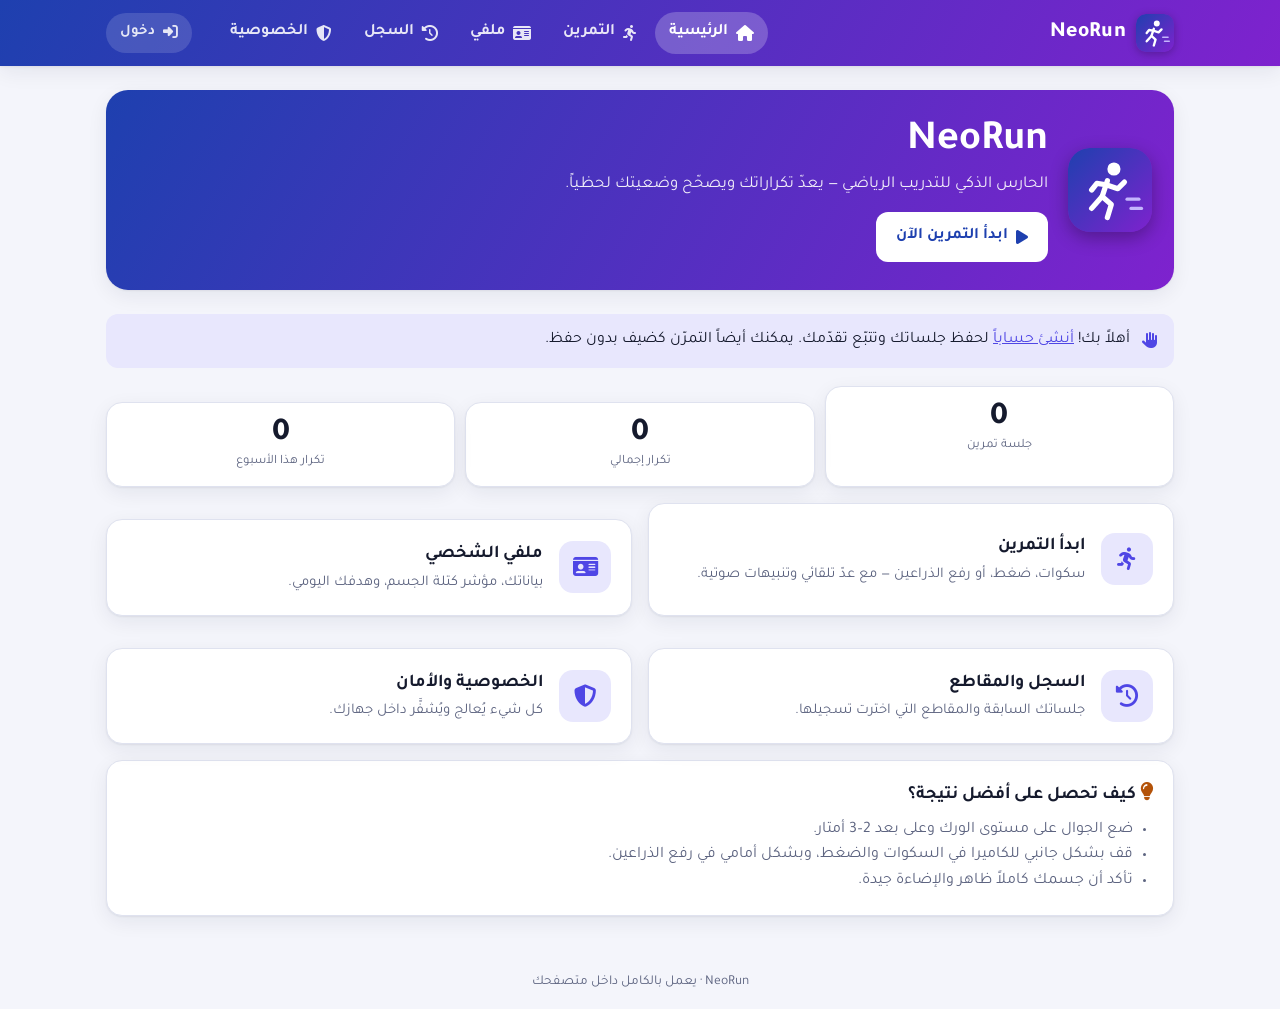
<file: index.html>
<!DOCTYPE html>
<html lang="ar" dir="rtl">
<head>
<meta charset="UTF-8">
<meta name="viewport" content="width=device-width, initial-scale=1">
<meta name="theme-color" content="#1e40af">
<meta name="description" content="NeoRun — مدرّب ذكي يتتبع حركتك بالكاميرا، يعدّ تكراراتك ويصحّح وضعيتك، وكل شيء يعمل داخل جهازك.">
<title>NeoRun — الحارس الذكي للتدريب الرياضي</title>
<link rel="icon" href="assets/logo.svg" type="image/svg+xml">
<link rel="preconnect" href="https://fonts.googleapis.com">
<link rel="preconnect" href="https://fonts.gstatic.com" crossorigin>
<link rel="stylesheet" href="https://fonts.googleapis.com/css2?family=Tajawal:wght@400;500;700;800&display=swap">
<link rel="stylesheet" href="https://cdnjs.cloudflare.com/ajax/libs/font-awesome/6.5.0/css/all.min.css">
<link rel="stylesheet" href="style.css">
</head>
<body>

<main>
  <section class="hero">
    <img src="assets/logo.svg" alt="شعار NeoRun">
    <div class="hero-text">
      <h1>NeoRun</h1>
      <p>الحارس الذكي للتدريب الرياضي — يعدّ تكراراتك ويصحّح وضعيتك لحظياً.</p>
      <a class="btn light" href="camera.html"><i class="fa-solid fa-play"></i> ابدأ التمرين الآن</a>
    </div>
  </section>

  <div id="welcome" class="notice hidden">
    <i class="fa-solid fa-hand"></i>
    <div id="welcome-text"></div>
  </div>

  <section class="grid stats" id="stats" aria-label="إحصائياتك" hidden>
    <div class="card stat"><div class="value" id="st-sessions">0</div><div class="label">جلسة تمرين</div></div>
    <div class="card stat"><div class="value" id="st-reps">0</div><div class="label">تكرار إجمالي</div></div>
    <div class="card stat"><div class="value" id="st-week">0</div><div class="label">تكرار هذا الأسبوع</div></div>
  </section>

  <section class="grid grid-2" style="margin-top:16px">
    <a href="camera.html" class="card tile">
      <span class="icon"><i class="fa-solid fa-person-running"></i></span>
      <div><h3>ابدأ التمرين</h3><p>سكوات، ضغط، أو رفع الذراعين — مع عدّ تلقائي وتنبيهات صوتية.</p></div>
    </a>
    <a href="profile.html" class="card tile">
      <span class="icon"><i class="fa-solid fa-id-card"></i></span>
      <div><h3>ملفي الشخصي</h3><p>بياناتك، مؤشر كتلة الجسم، وهدفك اليومي.</p></div>
    </a>
    <a href="videos.html" class="card tile">
      <span class="icon"><i class="fa-solid fa-clock-rotate-left"></i></span>
      <div><h3>السجل والمقاطع</h3><p>جلساتك السابقة والمقاطع التي اخترت تسجيلها.</p></div>
    </a>
    <a href="privacy.html" class="card tile">
      <span class="icon"><i class="fa-solid fa-shield-halved"></i></span>
      <div><h3>الخصوصية والأمان</h3><p>كل شيء يُعالج ويُشفَّر داخل جهازك.</p></div>
    </a>
  </section>

  <section class="card" style="margin-top:16px">
    <h3><i class="fa-solid fa-lightbulb" style="color:var(--warn)"></i> كيف تحصل على أفضل نتيجة؟</h3>
    <ul class="muted" style="margin:0;padding-inline-start:20px">
      <li>ضع الجوال على مستوى الورك وعلى بعد 2–3 أمتار.</li>
      <li>قف بشكل جانبي للكاميرا في السكوات والضغط، وبشكل أمامي في رفع الذراعين.</li>
      <li>تأكد أن جسمك كاملاً ظاهر والإضاءة جيدة.</li>
    </ul>
  </section>
</main>

<footer class="site-footer">NeoRun · يعمل بالكامل داخل متصفحك</footer>

<script src="js/common.js"></script>
<script>
(async function () {
  const user = NR.currentUser();
  if (!user) {
    document.getElementById("welcome").classList.remove("hidden");
    document.getElementById("welcome-text").innerHTML =
      'أهلاً بك! <a href="login.html">أنشئ حساباً</a> لحفظ جلساتك وتتبّع تقدّمك. يمكنك أيضاً التمرّن كضيف بدون حفظ.';
    return;
  }
  const [history, profile] = await Promise.all([
    NR.loadUserData("history", []),
    NR.loadUserData("profile", {}),
  ]);
  const weekAgo = Date.now() - 7 * 864e5;
  document.getElementById("stats").hidden = false;
  document.getElementById("st-sessions").textContent = history.length;
  document.getElementById("st-reps").textContent = history.reduce((s, h) => s + (h.reps || 0), 0);
  document.getElementById("st-week").textContent =
    history.filter((h) => h.date >= weekAgo).reduce((s, h) => s + (h.reps || 0), 0);

  const name = profile.name || user;
  document.getElementById("welcome").classList.remove("hidden");
  document.getElementById("welcome-text").textContent = `مرحباً ${name}! جاهز لتمرين اليوم؟`;
})();
</script>
</body>
</html>
</file>
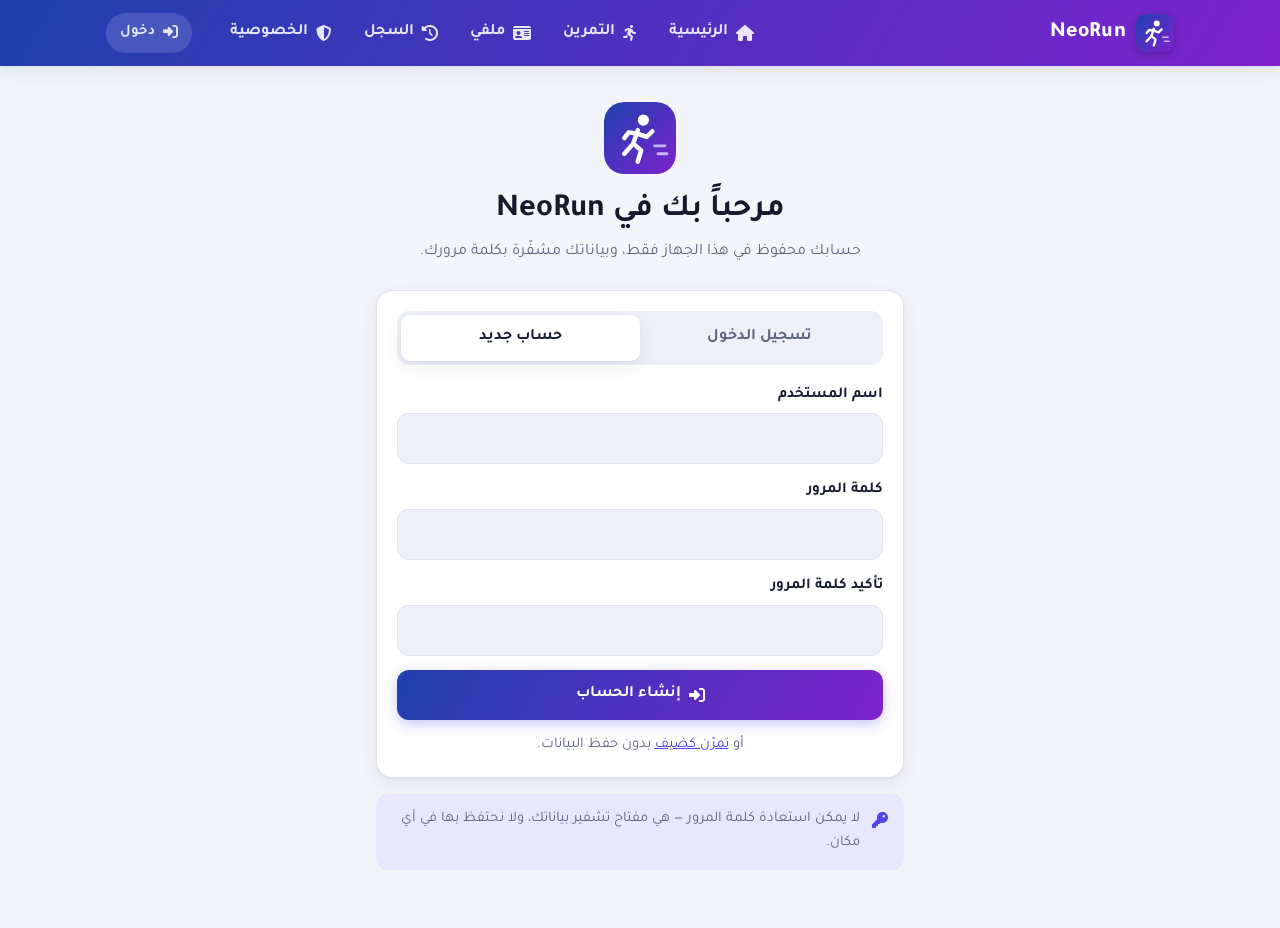
<file: login.html>
<!DOCTYPE html>
<html lang="ar" dir="rtl">
<head>
<meta charset="UTF-8">
<meta name="viewport" content="width=device-width, initial-scale=1">
<meta name="theme-color" content="#1e40af">
<title>تسجيل الدخول — NeoRun</title>
<link rel="icon" href="assets/logo.svg" type="image/svg+xml">
<link rel="preconnect" href="https://fonts.googleapis.com">
<link rel="preconnect" href="https://fonts.gstatic.com" crossorigin>
<link rel="stylesheet" href="https://fonts.googleapis.com/css2?family=Tajawal:wght@400;500;700;800&display=swap">
<link rel="stylesheet" href="https://cdnjs.cloudflare.com/ajax/libs/font-awesome/6.5.0/css/all.min.css">
<link rel="stylesheet" href="style.css">
</head>
<body>

<main class="narrow">
  <div class="center" style="margin:12px 0 20px">
    <img src="assets/logo.svg" alt="" width="72" height="72" style="border-radius:20px">
    <h1 class="page-title" style="justify-content:center">مرحباً بك في NeoRun</h1>
    <p class="page-sub">حسابك محفوظ في هذا الجهاز فقط، وبياناتك مشفّرة بكلمة مرورك.</p>
  </div>

  <div class="card">
    <div class="tabs" role="tablist">
      <button type="button" id="tab-login" class="active" role="tab" aria-selected="true">تسجيل الدخول</button>
      <button type="button" id="tab-register" role="tab" aria-selected="false">حساب جديد</button>
    </div>

    <form id="auth-form" novalidate>
      <label for="username">اسم المستخدم</label>
      <input id="username" name="username" autocomplete="username" required>

      <label for="password">كلمة المرور</label>
      <input id="password" name="password" type="password" autocomplete="current-password" required minlength="8">

      <div id="confirm-wrap" class="hidden">
        <label for="password2">تأكيد كلمة المرور</label>
        <input id="password2" type="password" autocomplete="new-password">
      </div>

      <p id="error" class="feedback bad hidden" role="alert"></p>

      <button id="submit" class="btn block" type="submit">
        <i class="fa-solid fa-right-to-bracket"></i> <span id="submit-label">دخول</span>
      </button>
    </form>

    <p class="center muted" style="margin:14px 0 0;font-size:.92rem">
      أو <a href="camera.html">تمرّن كضيف</a> بدون حفظ البيانات.
    </p>
  </div>

  <div class="notice" style="margin-top:16px">
    <i class="fa-solid fa-key"></i>
    <div class="muted" style="font-size:.92rem">
      لا يمكن استعادة كلمة المرور — هي مفتاح تشفير بياناتك، ولا نحتفظ بها في أي مكان.
    </div>
  </div>
</main>

<script src="js/common.js"></script>
<script>
(function () {
  const $ = (id) => document.getElementById(id);
  let mode = "login";

  function setMode(m) {
    mode = m;
    $("tab-login").classList.toggle("active", m === "login");
    $("tab-register").classList.toggle("active", m === "register");
    $("tab-login").setAttribute("aria-selected", m === "login");
    $("tab-register").setAttribute("aria-selected", m === "register");
    $("confirm-wrap").classList.toggle("hidden", m === "login");
    $("password").autocomplete = m === "login" ? "current-password" : "new-password";
    $("submit-label").textContent = m === "login" ? "دخول" : "إنشاء الحساب";
    $("error").classList.add("hidden");
  }

  $("tab-login").onclick = () => setMode("login");
  $("tab-register").onclick = () => setMode("register");

  const params = new URLSearchParams(location.search);
  const rawNext = params.get("next") || "index.html";
  const next = /^[a-z]+\.html$/i.test(rawNext) ? rawNext : "index.html";
  if (!NR.store.get("nr_users") || !Object.keys(NR.store.get("nr_users", {})).length) setMode("register");

  if (!NR.cryptoAvailable()) {
    $("error").textContent = "المتصفح لا يدعم التشفير هنا. افتح الموقع عبر https.";
    $("error").classList.remove("hidden");
    $("submit").disabled = true;
  }

  $("auth-form").addEventListener("submit", async (e) => {
    e.preventDefault();
    const u = $("username").value;
    const p = $("password").value;
    const err = $("error");
    err.classList.add("hidden");

    if (mode === "register" && p !== $("password2").value) {
      err.textContent = "كلمتا المرور غير متطابقتين";
      err.classList.remove("hidden");
      return;
    }

    $("submit").disabled = true;
    try {
      if (mode === "login") await NR.login(u, p);
      else await NR.register(u, p);
      location.href = mode === "register" && next === "index.html" ? "profile.html" : next;
    } catch (ex) {
      err.textContent = ex.message || "حدث خطأ";
      err.classList.remove("hidden");
      $("submit").disabled = false;
    }
  });
})();
</script>
</body>
</html>
</file>
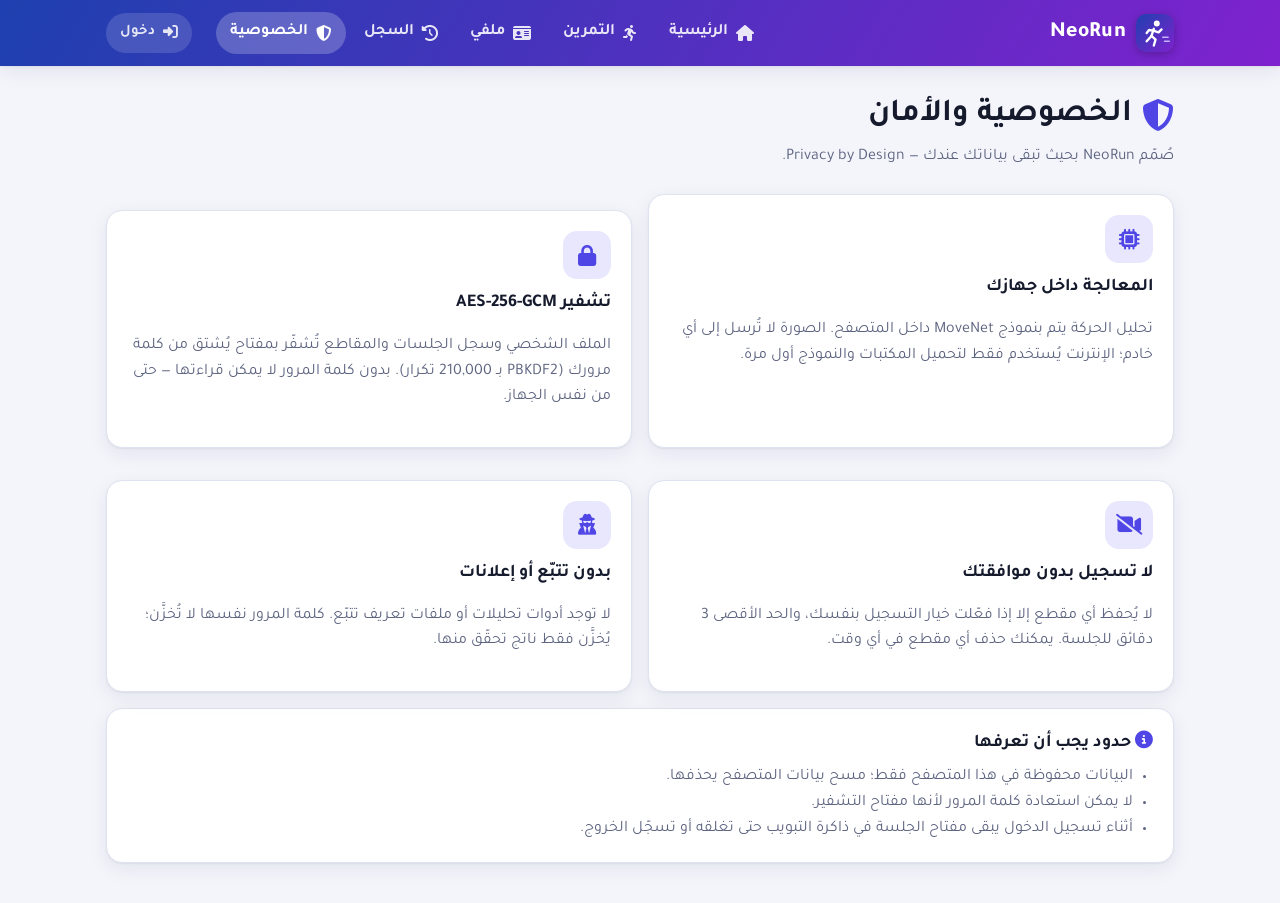
<file: privacy.html>
<!DOCTYPE html>
<html lang="ar" dir="rtl">
<head>
<meta charset="UTF-8">
<meta name="viewport" content="width=device-width, initial-scale=1">
<meta name="theme-color" content="#1e40af">
<title>الخصوصية والأمان — NeoRun</title>
<link rel="icon" href="assets/logo.svg" type="image/svg+xml">
<link rel="preconnect" href="https://fonts.googleapis.com">
<link rel="preconnect" href="https://fonts.gstatic.com" crossorigin>
<link rel="stylesheet" href="https://fonts.googleapis.com/css2?family=Tajawal:wght@400;500;700;800&display=swap">
<link rel="stylesheet" href="https://cdnjs.cloudflare.com/ajax/libs/font-awesome/6.5.0/css/all.min.css">
<link rel="stylesheet" href="style.css">
</head>
<body>

<main>
  <h1 class="page-title"><i class="fa-solid fa-shield-halved" style="color:var(--brand)"></i> الخصوصية والأمان</h1>
  <p class="page-sub">صُمّم NeoRun بحيث تبقى بياناتك عندك — Privacy by Design.</p>

  <div class="grid grid-2">
    <div class="card privacy-card">
      <div class="icon"><i class="fa-solid fa-microchip"></i></div>
      <h3>المعالجة داخل جهازك</h3>
      <p class="muted">تحليل الحركة يتم بنموذج MoveNet داخل المتصفح. الصورة لا تُرسل إلى أي خادم؛ الإنترنت يُستخدم فقط لتحميل المكتبات والنموذج أول مرة.</p>
    </div>

    <div class="card privacy-card">
      <div class="icon"><i class="fa-solid fa-lock"></i></div>
      <h3>تشفير AES-256-GCM</h3>
      <p class="muted">الملف الشخصي وسجل الجلسات والمقاطع تُشفّر بمفتاح يُشتق من كلمة مرورك (PBKDF2 بـ 210,000 تكرار). بدون كلمة المرور لا يمكن قراءتها — حتى من نفس الجهاز.</p>
    </div>

    <div class="card privacy-card">
      <div class="icon"><i class="fa-solid fa-video-slash"></i></div>
      <h3>لا تسجيل بدون موافقتك</h3>
      <p class="muted">لا يُحفظ أي مقطع إلا إذا فعّلت خيار التسجيل بنفسك، والحد الأقصى 3 دقائق للجلسة. يمكنك حذف أي مقطع في أي وقت.</p>
    </div>

    <div class="card privacy-card">
      <div class="icon"><i class="fa-solid fa-user-secret"></i></div>
      <h3>بدون تتبّع أو إعلانات</h3>
      <p class="muted">لا توجد أدوات تحليلات أو ملفات تعريف تتبّع. كلمة المرور نفسها لا تُخزَّن؛ يُخزَّن فقط ناتج تحقّق منها.</p>
    </div>
  </div>

  <div class="card" style="margin-top:16px">
    <h3><i class="fa-solid fa-circle-info" style="color:var(--brand)"></i> حدود يجب أن تعرفها</h3>
    <ul class="muted" style="margin:0;padding-inline-start:20px">
      <li>البيانات محفوظة في هذا المتصفح فقط؛ مسح بيانات المتصفح يحذفها.</li>
      <li>لا يمكن استعادة كلمة المرور لأنها مفتاح التشفير.</li>
      <li>أثناء تسجيل الدخول يبقى مفتاح الجلسة في ذاكرة التبويب حتى تغلقه أو تسجّل الخروج.</li>
    </ul>
  </div>

  <div class="card hidden" id="danger" style="margin-top:16px;border-color:var(--bad)">
    <h3 style="color:var(--bad)"><i class="fa-solid fa-triangle-exclamation"></i> حذف حسابي وكل بياناتي</h3>
    <p class="muted">يحذف الحساب والملف الشخصي والسجل وكل المقاطع من هذا الجهاز نهائياً.</p>
    <button class="btn danger" id="wipe"><i class="fa-solid fa-trash"></i> حذف كل شيء</button>
  </div>
</main>

<script src="js/common.js"></script>
<script>
(function () {
  if (!NR.currentUser()) return;
  const danger = document.getElementById("danger");
  danger.classList.remove("hidden");
  document.getElementById("wipe").addEventListener("click", async () => {
    const user = NR.currentUser();
    const typed = prompt(`للتأكيد اكتب اسم المستخدم: ${user}`);
    if (typed === null) return;
    if (typed.trim().toLowerCase() !== user) { NR.toast("الاسم غير مطابق — لم يُحذف شيء", "bad"); return; }
    await NR.deleteAllUserData();
    location.href = "index.html";
  });
})();
</script>
</body>
</html>
</file>
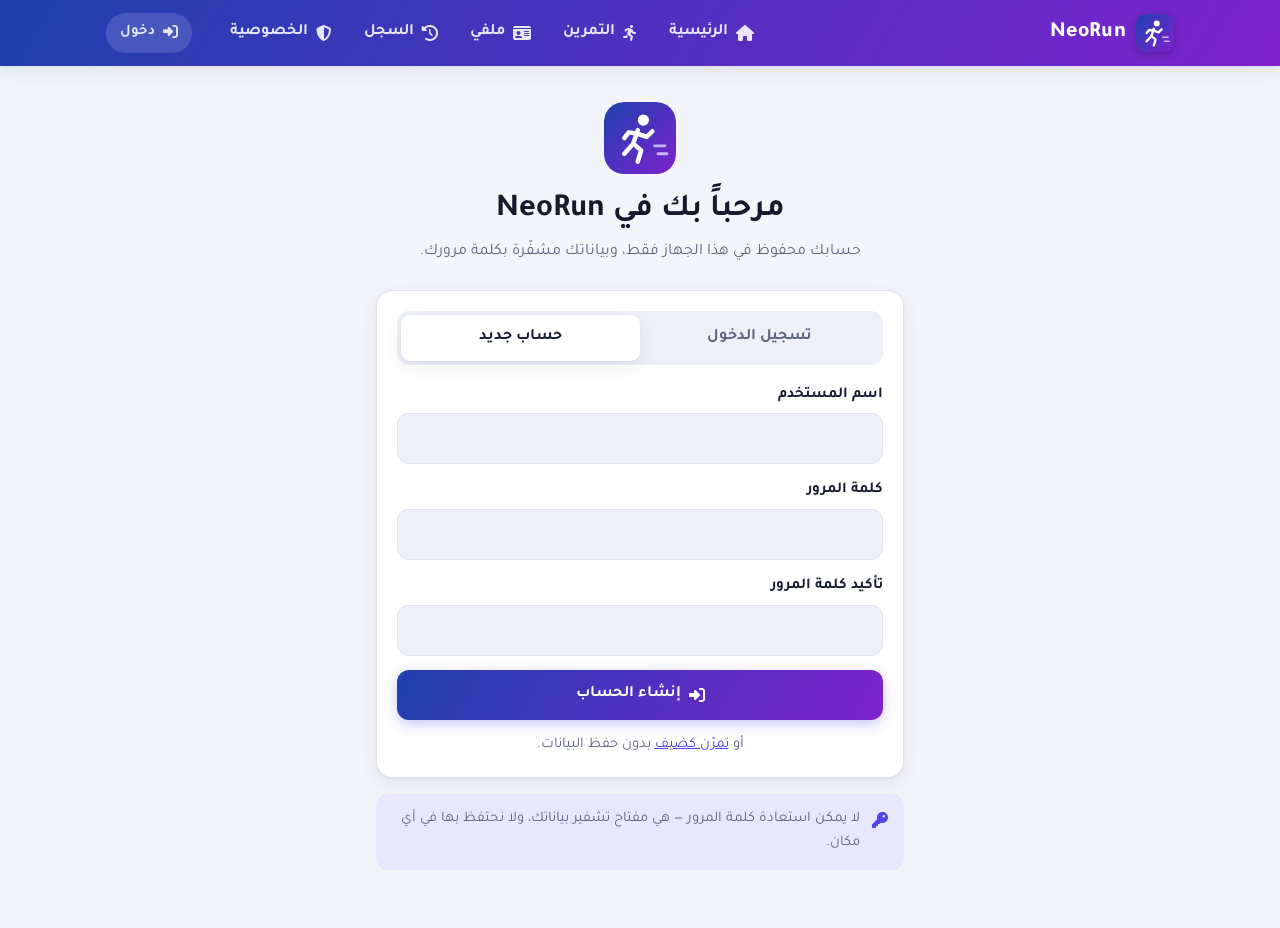
<file: profile.html>
<!DOCTYPE html>
<html lang="ar" dir="rtl">
<head>
<meta charset="UTF-8">
<meta name="viewport" content="width=device-width, initial-scale=1">
<meta name="theme-color" content="#1e40af">
<title>ملفي الشخصي — NeoRun</title>
<link rel="icon" href="assets/logo.svg" type="image/svg+xml">
<link rel="preconnect" href="https://fonts.googleapis.com">
<link rel="preconnect" href="https://fonts.gstatic.com" crossorigin>
<link rel="stylesheet" href="https://fonts.googleapis.com/css2?family=Tajawal:wght@400;500;700;800&display=swap">
<link rel="stylesheet" href="https://cdnjs.cloudflare.com/ajax/libs/font-awesome/6.5.0/css/all.min.css">
<link rel="stylesheet" href="style.css">
</head>
<body>

<main>
  <h1 class="page-title"><i class="fa-solid fa-id-card" style="color:var(--brand)"></i> ملفي الشخصي</h1>
  <p class="page-sub">بياناتك مشفّرة بـ AES-256 بمفتاح مشتق من كلمة مرورك.</p>

  <div class="grid grid-2" style="align-items:start">
    <form id="profile-form" class="card" novalidate>
      <label for="name">الاسم</label>
      <input id="name" autocomplete="name" maxlength="40">

      <div class="grid grid-2" style="gap:0 12px">
        <div>
          <label for="age">العمر</label>
          <input id="age" type="number" inputmode="numeric" min="8" max="100">
        </div>
        <div>
          <label for="gender">الجنس</label>
          <select id="gender">
            <option value="">—</option>
            <option value="f">أنثى</option>
            <option value="m">ذكر</option>
          </select>
        </div>
        <div>
          <label for="height">الطول (سم)</label>
          <input id="height" type="number" inputmode="decimal" min="100" max="230">
        </div>
        <div>
          <label for="weight">الوزن (كجم)</label>
          <input id="weight" type="number" inputmode="decimal" min="25" max="250" step="0.1">
        </div>
      </div>

      <label for="goal">هدف التكرارات اليومي</label>
      <input id="goal" type="number" inputmode="numeric" min="1" max="1000" placeholder="مثال: 30">

      <button class="btn block" type="submit"><i class="fa-solid fa-lock"></i> حفظ مشفّر</button>
    </form>

    <div>
      <div class="card">
        <h3>مؤشر كتلة الجسم (BMI)</h3>
        <div id="bmi-empty" class="muted">أدخل الطول والوزن لحساب المؤشر.</div>
        <div id="bmi-box" class="hidden">
          <div style="display:flex;align-items:baseline;gap:10px">
            <span class="rep-big" style="font-size:2.6rem" id="bmi-value">0</span>
            <span class="badge" id="bmi-label"></span>
          </div>
          <div class="bmi-scale" aria-hidden="true">
            <span style="background:#60a5fa"></span><span style="background:#22c55e"></span>
            <span style="background:#f59e0b"></span><span style="background:#ef4444"></span>
          </div>
          <p class="muted" style="font-size:.85rem;margin:8px 0 0">المؤشر تقديري ولا يغني عن استشارة مختص.</p>
        </div>
      </div>

      <div class="card">
        <h3>تقدّم اليوم</h3>
        <div style="display:flex;justify-content:space-between"><span id="today-text" class="muted">—</span><b id="today-pct">0%</b></div>
        <div class="progress"><div id="today-bar"></div></div>
      </div>
    </div>
  </div>
</main>

<script src="js/common.js"></script>
<script>
(async function () {
  if (!NR.requireLogin()) return;
  const $ = (id) => document.getElementById(id);
  const fields = ["name", "age", "gender", "height", "weight", "goal"];

  const profile = await NR.loadUserData("profile", {});
  fields.forEach((f) => { if (profile[f] != null) $(f).value = profile[f]; });

  function updateBMI() {
    const h = parseFloat($("height").value) / 100;
    const w = parseFloat($("weight").value);
    const ok = h > 0.5 && w > 10;
    $("bmi-empty").classList.toggle("hidden", ok);
    $("bmi-box").classList.toggle("hidden", !ok);
    if (!ok) return;
    const bmi = w / (h * h);
    $("bmi-value").textContent = bmi.toFixed(1);
    $("bmi-label").textContent =
      bmi < 18.5 ? "نقص في الوزن" : bmi < 25 ? "وزن طبيعي" : bmi < 30 ? "زيادة في الوزن" : "سمنة";
  }

  async function updateToday() {
    const history = await NR.loadUserData("history", []);
    const start = new Date(); start.setHours(0, 0, 0, 0);
    const reps = history.filter((h) => h.date >= start.getTime()).reduce((s, h) => s + (h.reps || 0), 0);
    const goal = parseInt($("goal").value, 10);
    if (goal > 0) {
      const pct = Math.min(100, Math.round((reps / goal) * 100));
      $("today-text").textContent = `${reps} من ${goal} تكرار`;
      $("today-pct").textContent = pct + "%";
      $("today-bar").style.width = pct + "%";
    } else {
      $("today-text").textContent = `${reps} تكرار اليوم — حدّد هدفاً يومياً`;
      $("today-pct").textContent = "";
      $("today-bar").style.width = "0";
    }
  }

  ["height", "weight"].forEach((f) => $(f).addEventListener("input", updateBMI));
  $("goal").addEventListener("input", updateToday);
  updateBMI();
  updateToday();

  $("profile-form").addEventListener("submit", async (e) => {
    e.preventDefault();
    const data = {};
    for (const f of fields) {
      const el = $(f);
      if (el.type === "number" && el.value !== "") {
        const n = Number(el.value);
        if (!Number.isFinite(n) || (el.min && n < +el.min) || (el.max && n > +el.max)) {
          NR.toast(`قيمة غير صحيحة في حقل "${el.labels[0].textContent}"`, "bad");
          el.focus();
          return;
        }
        data[f] = n;
      } else {
        data[f] = el.value.trim();
      }
    }
    try {
      await NR.saveUserData("profile", data);
      NR.toast("تم حفظ بياناتك بشكل مشفّر", "ok");
    } catch (ex) {
      NR.toast("تعذّر الحفظ: " + ex.message, "bad");
    }
  });
})();
</script>
</body>
</html>
</file>
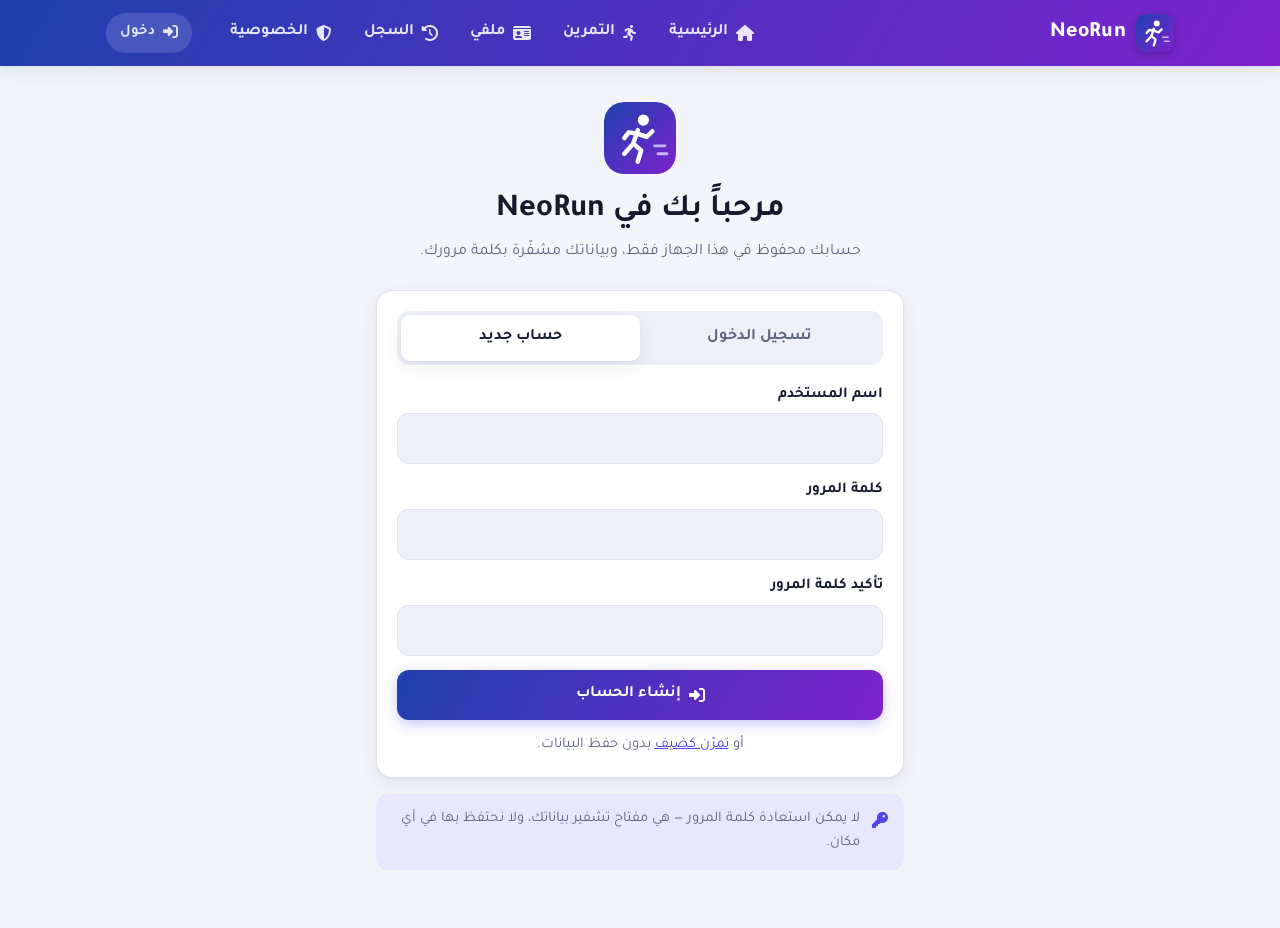
<file: videos.html>
<!DOCTYPE html>
<html lang="ar" dir="rtl">
<head>
<meta charset="UTF-8">
<meta name="viewport" content="width=device-width, initial-scale=1">
<meta name="theme-color" content="#1e40af">
<title>السجل والمقاطع — NeoRun</title>
<link rel="icon" href="assets/logo.svg" type="image/svg+xml">
<link rel="preconnect" href="https://fonts.googleapis.com">
<link rel="preconnect" href="https://fonts.gstatic.com" crossorigin>
<link rel="stylesheet" href="https://fonts.googleapis.com/css2?family=Tajawal:wght@400;500;700;800&display=swap">
<link rel="stylesheet" href="https://cdnjs.cloudflare.com/ajax/libs/font-awesome/6.5.0/css/all.min.css">
<link rel="stylesheet" href="style.css">
</head>
<body>

<main>
  <h1 class="page-title"><i class="fa-solid fa-clock-rotate-left" style="color:var(--brand)"></i> السجل والمقاطع</h1>
  <p class="page-sub">جلساتك السابقة والمقاطع المسجّلة — كلها مشفّرة ومحفوظة في هذا الجهاز فقط.</p>

  <section class="grid stats" aria-label="ملخص">
    <div class="card stat"><div class="value" id="sum-sessions">0</div><div class="label">جلسة</div></div>
    <div class="card stat"><div class="value" id="sum-reps">0</div><div class="label">تكرار</div></div>
    <div class="card stat"><div class="value" id="sum-quality">—</div><div class="label">نسبة الوضعية الصحيحة</div></div>
  </section>

  <section class="card" style="margin-top:16px">
    <div style="display:flex;justify-content:space-between;align-items:center;gap:10px;flex-wrap:wrap">
      <h3 style="margin:0">آخر الجلسات</h3>
      <button class="btn ghost sm hidden" id="export"><i class="fa-solid fa-file-csv"></i> تصدير CSV</button>
    </div>
    <ul class="list" id="history"></ul>
  </section>

  <h2 style="margin:28px 0 12px;font-size:1.25rem"><i class="fa-solid fa-video" style="color:var(--brand)"></i> المقاطع المسجّلة</h2>
  <div class="grid grid-3" id="videos"></div>
</main>

<script src="js/common.js"></script>
<script>
(async function () {
  if (!NR.requireLogin()) return;
  const $ = (id) => document.getElementById(id);
  const NAMES = { squat: "سكوات", pushup: "ضغط", armraise: "رفع الذراعين" };
  const urls = [];

  let history = await NR.loadUserData("history", []);

  function renderHistory() {
    const reps = history.reduce((s, h) => s + (h.reps || 0), 0);
    const good = history.reduce((s, h) => s + (h.good || 0), 0);
    $("sum-sessions").textContent = history.length;
    $("sum-reps").textContent = reps;
    $("sum-quality").textContent = reps ? Math.round((good / reps) * 100) + "%" : "—";
    $("export").classList.toggle("hidden", !history.length);

    if (!history.length) {
      $("history").innerHTML =
        '<li class="empty" style="display:block"><i class="fa-solid fa-dumbbell"></i>لا توجد جلسات بعد. <a href="camera.html">ابدأ أول تمرين</a></li>';
      return;
    }
    $("history").innerHTML = history.slice(0, 50).map((h) => `
      <li>
        <span class="badge">${NR.escapeHtml(NAMES[h.exercise] || h.exercise)}</span>
        <div class="grow">
          <b>${h.reps} تكرار</b> <span class="muted">· ${h.good ?? h.reps} صحيح · ${NR.fmtDuration(h.duration)}</span>
          <div class="meta">${NR.fmtDate(h.date)}${h.video ? ' · <i class="fa-solid fa-video"></i>' : ""}</div>
        </div>
        <button class="btn ghost sm" data-del="${NR.escapeHtml(h.id)}" aria-label="حذف الجلسة"><i class="fa-solid fa-trash"></i></button>
      </li>`).join("");
  }

  $("history").addEventListener("click", async (e) => {
    const btn = e.target.closest("[data-del]");
    if (!btn || !confirm("حذف هذه الجلسة من السجل؟")) return;
    history = history.filter((h) => h.id !== btn.dataset.del);
    await NR.saveUserData("history", history);
    renderHistory();
    NR.toast("تم حذف الجلسة");
  });

  $("export").addEventListener("click", () => {
    const rows = [["date", "exercise", "reps", "good_reps", "duration_sec"]].concat(
      history.map((h) => [new Date(h.date).toISOString(), h.exercise, h.reps, h.good ?? h.reps, h.duration])
    );
    const blob = new Blob(["﻿" + rows.map((r) => r.join(",")).join("\n")], { type: "text/csv" });
    const a = document.createElement("a");
    a.href = URL.createObjectURL(blob);
    a.download = "neorun-history.csv";
    a.click();
    setTimeout(() => URL.revokeObjectURL(a.href), 1000);
  });

  async function renderVideos() {
    urls.splice(0).forEach((u) => URL.revokeObjectURL(u));
    let vids = [];
    try { vids = await NR.listVideos(); } catch (e) { console.error(e); }
    if (!vids.length) {
      $("videos").innerHTML =
        '<div class="card empty" style="grid-column:1/-1"><i class="fa-solid fa-film"></i>لا توجد مقاطع محفوظة. فعّل خيار «سجّل مقطعاً» في صفحة التمرين.</div>';
      return;
    }
    $("videos").innerHTML = "";
    for (const v of vids) {
      const card = document.createElement("div");
      card.className = "card video-card";
      let src = "";
      try {
        src = URL.createObjectURL(await NR.videoBlob(v));
        urls.push(src);
      } catch { /* لا يمكن فك التشفير */ }
      const ext = (v.mime || "").includes("mp4") ? "mp4" : "webm";
      card.innerHTML = `
        ${src ? `<video controls preload="metadata" src="${src}"></video>` : '<div class="empty">تعذّر فك تشفير المقطع</div>'}
        <div class="meta"><span class="badge">${NR.escapeHtml(NAMES[v.exercise] || "")}</span> ${v.reps ?? 0} تكرار · ${NR.fmtDuration(v.duration || 0)}<br>${NR.fmtDate(v.date)}</div>
        <div class="btn-row">
          ${src ? `<a class="btn ghost sm" href="${src}" download="neorun-${v.date}.${ext}"><i class="fa-solid fa-download"></i> تنزيل</a>` : ""}
          <button class="btn ghost sm" data-vdel="${NR.escapeHtml(v.id)}"><i class="fa-solid fa-trash"></i> حذف</button>
        </div>`;
      $("videos").appendChild(card);
    }
  }

  $("videos").addEventListener("click", async (e) => {
    const btn = e.target.closest("[data-vdel]");
    if (!btn || !confirm("حذف هذا المقطع نهائياً؟")) return;
    await NR.deleteVideo(btn.dataset.vdel);
    NR.toast("تم حذف المقطع");
    renderVideos();
  });

  renderHistory();
  renderVideos();
})();
</script>
</body>
</html>
</file>
<file: style.css>
/* ================= NeoRun — نظام التصميم ================= */
:root {
  --bg: #f4f5fb;
  --surface: #ffffff;
  --surface-2: #eef0f8;
  --text: #151a2d;
  --muted: #5d6480;
  --border: #dfe2ef;
  --brand-1: #1e40af;
  --brand-2: #7e22ce;
  --brand: #4f46e5;
  --brand-soft: #e8e7fd;
  --ok: #15803d;
  --ok-soft: #dcfce7;
  --warn: #b45309;
  --warn-soft: #fef3c7;
  --bad: #b91c1c;
  --bad-soft: #fee2e2;
  --shadow: 0 1px 2px rgba(20, 24, 50, .06), 0 6px 20px rgba(20, 24, 50, .07);
  --radius: 16px;
  --gradient: linear-gradient(120deg, var(--brand-1), var(--brand-2));
  color-scheme: light;
}

@media (prefers-color-scheme: dark) {
  :root {
    --bg: #0d1020;
    --surface: #161a2e;
    --surface-2: #1e2340;
    --text: #eceefa;
    --muted: #9aa1c0;
    --border: #2a3052;
    --brand: #8b84ff;
    --brand-soft: #25234d;
    --ok: #4ade80;
    --ok-soft: #12301f;
    --warn: #fbbf24;
    --warn-soft: #362a10;
    --bad: #f87171;
    --bad-soft: #3a1717;
    --shadow: 0 1px 2px rgba(0, 0, 0, .3), 0 8px 24px rgba(0, 0, 0, .3);
    color-scheme: dark;
  }
}

* { box-sizing: border-box; }

html, body { margin: 0; }

body {
  font-family: "Tajawal", "Segoe UI", Tahoma, sans-serif;
  background: var(--bg);
  color: var(--text);
  line-height: 1.6;
  min-height: 100vh;
  display: flex;
  flex-direction: column;
  padding-bottom: 76px; /* مساحة شريط التنقل السفلي في الجوال */
}

a { color: var(--brand); }

img, video, canvas { max-width: 100%; }

/* ---------- الهيدر ---------- */
.topbar {
  background: var(--gradient);
  color: #fff;
  box-shadow: var(--shadow);
  position: sticky;
  top: 0;
  z-index: 40;
}

.topbar-inner {
  max-width: 1100px;
  margin: 0 auto;
  padding: 12px 16px;
  display: flex;
  align-items: center;
  gap: 16px;
}

.brand {
  display: flex;
  align-items: center;
  gap: 10px;
  color: #fff;
  text-decoration: none;
  font-weight: 800;
  font-size: 1.35rem;
  letter-spacing: .3px;
}

.brand img { width: 38px; height: 38px; border-radius: 10px; box-shadow: 0 2px 8px rgba(0,0,0,.25); }

.nav-links {
  display: none;
  gap: 4px;
  margin-inline-start: auto;
}

.nav-links a, .user-chip {
  color: #fff;
  text-decoration: none;
  padding: 8px 14px;
  border-radius: 999px;
  font-weight: 600;
  opacity: .88;
  display: inline-flex;
  align-items: center;
  gap: 8px;
}

.nav-links a:hover { background: rgba(255,255,255,.14); opacity: 1; }
.nav-links a.active { background: rgba(255,255,255,.22); opacity: 1; }

.user-chip {
  background: rgba(255,255,255,.16);
  margin-inline-start: auto;
  font-size: .92rem;
  border: 0;
  cursor: pointer;
  font-family: inherit;
}

@media (min-width: 860px) {
  .nav-links { display: flex; }
  .user-chip { margin-inline-start: 8px; }
  .bottom-nav { display: none !important; }
  body { padding-bottom: 0; }
}

/* ---------- شريط التنقل السفلي (جوال) ---------- */
.bottom-nav {
  position: fixed;
  bottom: 0;
  inset-inline: 0;
  background: var(--surface);
  border-top: 1px solid var(--border);
  display: grid;
  grid-template-columns: repeat(5, 1fr);
  z-index: 40;
  padding-bottom: env(safe-area-inset-bottom);
}

.bottom-nav a {
  text-decoration: none;
  color: var(--muted);
  font-size: .72rem;
  padding: 8px 2px 10px;
  display: flex;
  flex-direction: column;
  align-items: center;
  gap: 3px;
  font-weight: 600;
}

.bottom-nav a i { font-size: 1.15rem; }
.bottom-nav a.active { color: var(--brand); }

/* ---------- التخطيط ---------- */
main {
  width: 100%;
  max-width: 1100px;
  margin: 0 auto;
  padding: 24px 16px 40px;
  flex: 1;
}

.narrow { max-width: 560px; }

.page-title {
  font-size: clamp(1.5rem, 4vw, 2rem);
  margin: 0 0 4px;
  display: flex;
  align-items: center;
  gap: 10px;
}

.page-sub { color: var(--muted); margin: 0 0 24px; }

.card {
  background: var(--surface);
  border: 1px solid var(--border);
  border-radius: var(--radius);
  box-shadow: var(--shadow);
  padding: 20px;
}

.card + .card { margin-top: 16px; }

.card h3 { margin: 0 0 8px; font-size: 1.12rem; }

.grid { display: grid; gap: 16px; }
.grid-2 { grid-template-columns: 1fr; }
.grid-3 { grid-template-columns: 1fr; }

@media (min-width: 640px) {
  .grid-2 { grid-template-columns: repeat(2, 1fr); }
  .grid-3 { grid-template-columns: repeat(3, 1fr); }
}

.muted { color: var(--muted); }
.center { text-align: center; }
.hidden { display: none !important; }

/* ---------- الصفحة الرئيسية ---------- */
.hero {
  background: var(--gradient);
  color: #fff;
  border-radius: 22px;
  padding: 28px 22px;
  display: flex;
  flex-wrap: wrap;
  align-items: center;
  gap: 20px;
  box-shadow: var(--shadow);
  margin-bottom: 24px;
}

.hero img { width: 84px; height: 84px; border-radius: 22px; box-shadow: 0 6px 18px rgba(0,0,0,.3); }
.hero h1 { margin: 0; font-size: clamp(1.8rem, 6vw, 2.6rem); line-height: 1.2; }
.hero p { margin: 4px 0 0; opacity: .92; font-size: 1.05rem; }
.hero .btn { margin-top: 14px; }
.hero-text { flex: 1; min-width: 220px; }

.tile {
  display: flex;
  align-items: center;
  gap: 16px;
  text-decoration: none;
  color: var(--text);
  transition: transform .15s ease, box-shadow .15s ease;
}

.tile:hover { transform: translateY(-2px); }

.tile .icon {
  width: 52px;
  height: 52px;
  border-radius: 14px;
  display: grid;
  place-items: center;
  font-size: 1.4rem;
  background: var(--brand-soft);
  color: var(--brand);
  flex-shrink: 0;
}

.tile h3 { margin: 0; }
.tile p { margin: 2px 0 0; color: var(--muted); font-size: .93rem; }

/* ---------- الإحصائيات ---------- */
.stat { text-align: center; padding: 16px; }
.stat .value { font-size: 2rem; font-weight: 800; line-height: 1.1; font-variant-numeric: tabular-nums; }
.stat .label { color: var(--muted); font-size: .9rem; }

/* ---------- النماذج ---------- */
label { display: block; font-weight: 700; margin-bottom: 6px; font-size: .95rem; }

input, select {
  width: 100%;
  padding: 12px 14px;
  border: 1px solid var(--border);
  border-radius: 12px;
  background: var(--surface-2);
  color: var(--text);
  font: inherit;
  margin-bottom: 14px;
}

input:focus, select:focus {
  outline: 2px solid var(--brand);
  outline-offset: 1px;
  border-color: transparent;
}

.check {
  display: flex;
  align-items: center;
  gap: 10px;
  font-weight: 600;
  margin-bottom: 10px;
  cursor: pointer;
}

.check input { width: 20px; height: 20px; margin: 0; accent-color: var(--brand); }

.tabs {
  display: grid;
  grid-template-columns: 1fr 1fr;
  background: var(--surface-2);
  border-radius: 12px;
  padding: 4px;
  margin-bottom: 18px;
}

.tabs button {
  border: 0;
  background: transparent;
  padding: 10px;
  border-radius: 9px;
  font: inherit;
  font-weight: 700;
  color: var(--muted);
  cursor: pointer;
}

.tabs button.active { background: var(--surface); color: var(--text); box-shadow: var(--shadow); }

/* ---------- الأزرار ---------- */
.btn {
  display: inline-flex;
  align-items: center;
  justify-content: center;
  gap: 8px;
  border: 0;
  border-radius: 12px;
  padding: 12px 20px;
  font: inherit;
  font-weight: 700;
  cursor: pointer;
  text-decoration: none;
  background: var(--gradient);
  color: #fff;
  box-shadow: 0 4px 14px rgba(79, 70, 229, .3);
  transition: opacity .15s, transform .1s;
}

.btn:hover { opacity: .93; }
.btn:active { transform: scale(.98); }
.btn:disabled { opacity: .5; cursor: not-allowed; }
.btn.block { width: 100%; }
.btn.light { background: #fff; color: var(--brand-1); box-shadow: none; }
.btn.ghost { background: var(--surface-2); color: var(--text); box-shadow: none; border: 1px solid var(--border); }
.btn.danger { background: var(--bad); box-shadow: none; }
.btn.sm { padding: 7px 12px; font-size: .88rem; border-radius: 10px; }

.btn-row { display: flex; flex-wrap: wrap; gap: 10px; }

/* ---------- الكاميرا ---------- */
.camera-layout { display: grid; gap: 16px; grid-template-columns: 1fr; }

@media (min-width: 900px) {
  .camera-layout { grid-template-columns: minmax(0, 1.7fr) minmax(280px, 1fr); }
}

.stage {
  position: relative;
  background: #000;
  border-radius: var(--radius);
  overflow: hidden;
  aspect-ratio: 4 / 3;
  box-shadow: var(--shadow);
}

.stage .mirror { position: absolute; inset: 0; transform: scaleX(-1); }

.stage video, .stage canvas {
  position: absolute;
  inset: 0;
  width: 100%;
  height: 100%;
  object-fit: contain;
}

.stage-empty {
  position: absolute;
  inset: 0;
  display: grid;
  place-items: center;
  text-align: center;
  color: #c7cbe0;
  padding: 20px;
}

.stage-empty i { font-size: 2.6rem; margin-bottom: 10px; display: block; }

.hud {
  position: absolute;
  top: 12px;
  inset-inline: 12px;
  display: flex;
  justify-content: space-between;
  gap: 8px;
  pointer-events: none;
}

.pill {
  background: rgba(10, 12, 30, .72);
  color: #fff;
  padding: 6px 12px;
  border-radius: 999px;
  font-weight: 700;
  font-size: .9rem;
  backdrop-filter: blur(4px);
  font-variant-numeric: tabular-nums;
}

.rec-dot { color: #f87171; animation: blink 1s infinite; }
@keyframes blink { 50% { opacity: .2; } }

.rep-big {
  font-size: 4rem;
  font-weight: 800;
  line-height: 1;
  font-variant-numeric: tabular-nums;
  background: var(--gradient);
  -webkit-background-clip: text;
  background-clip: text;
  color: transparent;
}

@media (prefers-color-scheme: dark) {
  .rep-big { background: linear-gradient(120deg, #93c5fd, #d8b4fe); -webkit-background-clip: text; background-clip: text; }
}

.progress {
  height: 10px;
  background: var(--surface-2);
  border-radius: 999px;
  overflow: hidden;
  margin: 10px 0 4px;
}

.progress > div { height: 100%; width: 0; background: var(--gradient); transition: width .25s; }

.feedback {
  border-radius: 12px;
  padding: 12px 14px;
  font-weight: 700;
  display: flex;
  align-items: center;
  gap: 10px;
  background: var(--surface-2);
}

.feedback.ok { background: var(--ok-soft); color: var(--ok); }
.feedback.warn { background: var(--warn-soft); color: var(--warn); }
.feedback.bad { background: var(--bad-soft); color: var(--bad); }

.angles { display: grid; grid-template-columns: 1fr 1fr; gap: 10px; margin-top: 12px; }
.angles div { background: var(--surface-2); border-radius: 12px; padding: 10px; text-align: center; }
.angles b { display: block; font-size: 1.4rem; font-variant-numeric: tabular-nums; }
.angles span { color: var(--muted); font-size: .85rem; }

/* ---------- القوائم والجداول ---------- */
.list { list-style: none; margin: 0; padding: 0; }

.list li {
  display: flex;
  align-items: center;
  gap: 12px;
  padding: 12px 0;
  border-bottom: 1px solid var(--border);
}

.list li:last-child { border-bottom: 0; }

.list .grow { flex: 1; min-width: 0; }
.list .meta { color: var(--muted); font-size: .88rem; }

.badge {
  display: inline-block;
  padding: 2px 10px;
  border-radius: 999px;
  background: var(--brand-soft);
  color: var(--brand);
  font-size: .8rem;
  font-weight: 700;
}

.video-card video { width: 100%; border-radius: 12px; background: #000; aspect-ratio: 4/3; }
.video-card .meta { color: var(--muted); font-size: .88rem; margin: 8px 0; }

.empty { text-align: center; color: var(--muted); padding: 28px 10px; }
.empty i { font-size: 2.2rem; display: block; margin-bottom: 8px; opacity: .6; }

.notice {
  display: flex;
  gap: 12px;
  align-items: flex-start;
  padding: 14px 16px;
  border-radius: 12px;
  background: var(--brand-soft);
  margin-bottom: 18px;
}

.notice i { color: var(--brand); margin-top: 4px; }

.bmi-scale { display: flex; height: 10px; border-radius: 999px; overflow: hidden; margin-top: 10px; }
.bmi-scale span { flex: 1; }

/* ---------- الإشعارات المنبثقة ---------- */
.toast-wrap {
  position: fixed;
  bottom: 90px;
  inset-inline: 16px;
  display: flex;
  flex-direction: column;
  align-items: center;
  gap: 8px;
  z-index: 100;
  pointer-events: none;
}

.toast {
  background: #151a2d;
  color: #fff;
  padding: 12px 18px;
  border-radius: 12px;
  box-shadow: 0 8px 24px rgba(0,0,0,.25);
  font-weight: 600;
  max-width: 420px;
  animation: toast-in .2s ease-out;
}

.toast.ok { background: #166534; }
.toast.bad { background: #991b1b; }

@keyframes toast-in { from { opacity: 0; transform: translateY(8px); } }

@media (min-width: 860px) { .toast-wrap { bottom: 24px; } }

.privacy-card .icon {
  width: 48px; height: 48px; border-radius: 14px; display: grid; place-items: center;
  background: var(--brand-soft); color: var(--brand); font-size: 1.3rem; margin-bottom: 10px;
}

footer.site-footer { text-align: center; color: var(--muted); font-size: .85rem; padding: 16px; }

/* صف إحصائيات مضغوط حتى في الجوال */
.stats { grid-template-columns: repeat(3, 1fr); gap: 10px; }
.stats .stat { padding: 14px 6px; }
.stats .value { font-size: clamp(1.4rem, 6vw, 2rem); }
.stats .label { font-size: .8rem; }
</file>
